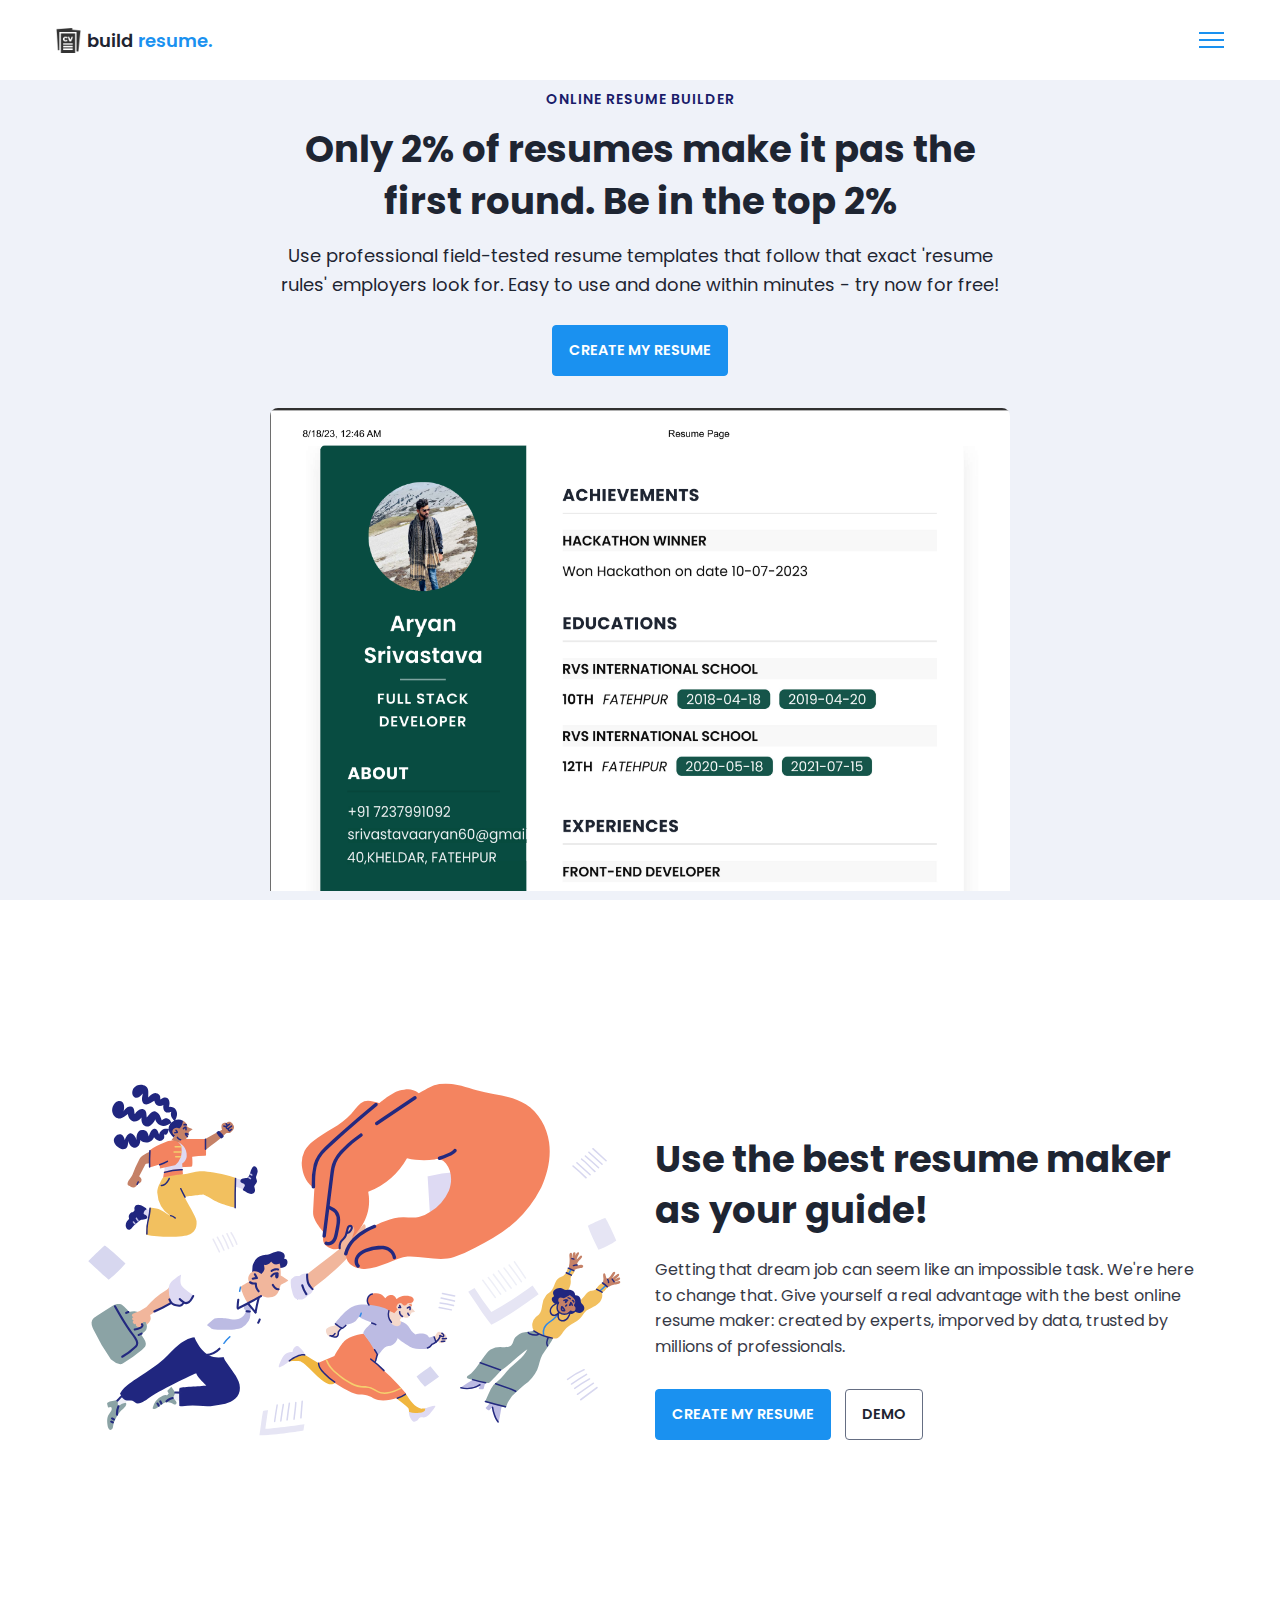
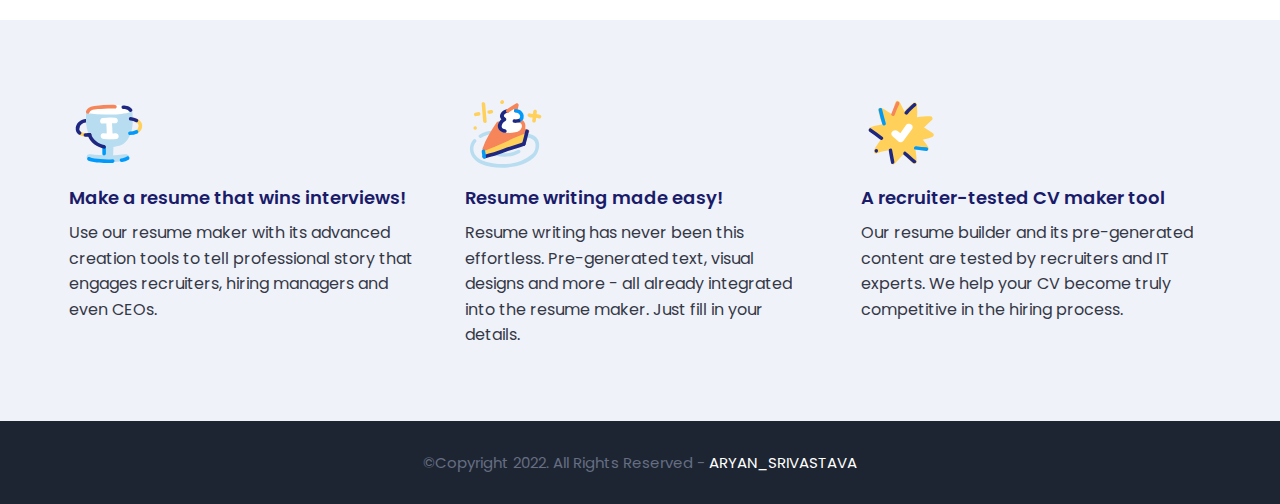
<file: index.html>
<!DOCTYPE html>
<html>
    <head>
        <meta charset="utf-8">
        <meta http-equiv="X-UA-Compatible" content="IE=edge">
        <title>Home Page</title>
        <meta name="description" content="">
        <meta name="viewport" content="width=device-width, initial-scale=1">
        <link rel="stylesheet" href="assets/css/main.css">
    </head>
    <body>

        <nav class = "navbar bg-white">
            <div class="container">
                <div class = "navbar-content">
                    <div class = "brand-and-toggler">
                        <a href = "index.html" class = "navbar-brand">
                            <img src = "assets/images/curriculum-vitae.png" alt = "" class = "navbar-brand-icon">
                            <span class = "navbar-brand-text">build <span>resume.</span>
                        </a>
                        <button type = "button" class = "navbar-toggler-btn">
                            <div class = "bars">
                                <div class = "bar"></div>
                                <div class = "bar"></div>
                                <div class = "bar"></div>
                            </div>
                        </button>
                    </div>
                </div>
            </div>
        </nav>

        <header class = "header bg-bright" id = "header">
            <div class = "container">
                <div class = "header-content text-center">
                    <h6 class = "text-uppercase text-blue-dark fs-14 fw-6 ls-1">online resume builder</h6>
                    <h1 class = "lg-title">Only 2% of resumes make it pas the first round. Be in the top 2%</h1>
                    <p class = "text-dark fs-18">Use professional field-tested resume templates that follow that exact 'resume rules' employers look for. Easy to use and done within minutes - try now for free!</p>
                    <a href = "resume.html" class = "btn btn-primary text-uppercase">create my resume</a>
                    <img src = "assets/images/Aryan_Srivastava.png">
                </div>
            </div>
        </header>

        <div class="section-one">
            <div class="container">
                <div class = "section-one-content">
                    <div class="section-one-l">
                        <img src = "assets/images/visual-0c7080adf17f1f207276f613447c924f667dab34b7ac415cd7ef653172defd0b.svg">
                    </div>
                    <div class = "section-one-r text-center">
                        <h2 class = "lg-title">Use the best resume maker as your guide!</h2>
                        <p class = "text">Getting that dream job can seem like an impossible task. We're here to change that. Give yourself a real advantage with the best online resume maker: created by experts, imporved by data, trusted by millions of professionals.</p>
                        <div class = "btn-group">
                            <a href = "resume.html" class = "btn btn-primary text-uppercase">create my resume</a>
                            <a href = "DEMO.html" class = "btn btn-secondary text-uppercase">DEMO</a>
                        </div>
                    </div>
                </div>
            </div>
        </div>

        <div class = "section-two bg-bright">
            <div class="container">
                <div class="section-two-content">
                    <div class = "section-items">
                        <div class = "section-item">
                            <div class = "section-item-icon">
                                <img src = "assets/images/feature-1-edf4481d69166ac81917d1e40e6597c8d61aa970ad44367ce78049bf830fbda5.svg" alt = "">
                            </div>
                            <h5 class = "section-item-title">Make a resume that wins interviews!</h5>
                            <p class = "text">Use our resume maker with its advanced creation tools to tell professional story that engages recruiters, hiring managers and even CEOs.</p>
                        </div>

                        <div class = "section-item">
                            <div class = "section-item-icon">
                                <img src = "assets/images/feature-2-a7a471bd973c02a55d1b3f8aff578cd3c9a4c5ac4fc74423d94ecc04aef3492b.svg" alt = "">
                            </div>
                            <h5 class = "section-item-title">Resume writing made easy!</h5>
                            <p class = "text">Resume writing has never been this effortless. Pre-generated text, visual designs and more - all already integrated into the resume maker. Just fill in your details.</p>
                        </div>

                        <div class = "section-item">
                            <div class = "section-item-icon">
                                <img src = "assets/images/feature-3-4e87a82f83e260488c36f8105e26f439fdc3ee5009372bb5e12d9421f32eabdd.svg" alt = "">
                            </div>
                            <h5 class = "section-item-title">A recruiter-tested CV maker tool</h5>
                            <p class = "text">Our resume builder and its pre-generated content are tested by recruiters and IT experts. We help your CV become truly competitive in the hiring process.</p>
                        </div>
                    </div>
                </div>
            </div>
        </div>

        <footer class = "footer bg-dark">
            <div class="container">
                <div class = "footer-content text-center">
                    <p class="fs-15">&copy;Copyright 2022. All Rights Reserved - <span>ARYAN_SRIVASTAVA</span></p>
                </div>
            </div>
        </footer>
        
    </body>
</html>
</file>
<file: assets/css/main.css>
@import url('https://fonts.googleapis.com/css2?family=Manrope:wght@200;300;400;500;600;700;800&family=Poppins:ital,wght@0,100;0,200;0,300;0,400;0,500;0,600;0,700;0,800;0,900;1,100;1,200;1,300;1,400;1,500;1,600;1,700;1,800;1,900&display=swap');

:root{
    --clr-blue: #1A91F0;
    --clr-blue-mid: #1170CD;
    --clr-blue-dark: #1A1C6A;
    --clr-white: #fff;
    --clr-bright: #EFF2F9;
    --clr-dark: #1e2532;
    --clr-black: #000;
    --clr-grey: #656e83;
    --clr-green: #084C41;
    --font-poppins: 'Poppins', sans-serif;
    --font-manrope: 'Manrope', sans-serif;;
    --transition: all 300ms ease-in-out;
}

*{
    padding: 0;
    margin: 0;
    box-sizing: border-box;
}

html{
    font-size: 10px;
}

body{
    font-size: 1.6rem;
    font-family: var(--font-poppins);
}

button{
    border: none;
    background-color: transparent;
    outline: 0;
    cursor: pointer;
    font-family: inherit;
}

img{
    width: 100%;
    display: block;
}

a{
    text-decoration: none;
}

/* fonts */
.font-poppins{font-family: var(--font-poppins);}
.font-manrope{font-family: var(--font-manrope);}

/* text colors */
.text-blue{color: var(--clr-blue);}
.text-blue-mid{color: var(--clr-blue-mid);}
.text-blue-dark{color: var(--clr-blue-dark);}
.text-bright{color: var(--clr-bright);}
.text-dark{color: var(--clr-dark);}
.text-grey{color: var(--clr-grey);}
.text-white{color: var(--clr-white);}

/* backgrounds */
.bg-blue{background-color: var(--clr-blue);}
.bg-blue-mid{background-color: var(--clr-blue-mid);}
.bg-blue-dark{background-color: var(--clr-blue-dark);}
.bg-bright{background-color: var(--clr-bright);}
.bg-dark{background-color: var(--clr-dark);}
.bg-grey{background-color: var(--clr-grey);}
.bg-white{background-color: var(--clr-white);}
.bg-black{background-color: var(--clr-black);}
.bg-green{background-color: var(--clr-green);}

.text-center{ text-align: center;}
.text-left{text-align: left;}
.text-right{text-align: right;}
.text-uppercase{text-transform: uppercase;}
.text-lowercase{text-transform: lowercase;}
.text-capitalize{text-transform: capitalize;}
.text{
    color: var(--clr-dark);
    opacity: 0.9;
    margin: 2rem 0;
    line-height: 1.6;
}

.fw-2{font-weight: 200;}
.fw-3{font-weight: 300;}
.fw-4{font-weight: 400;}
.fw-5{font-weight: 500;}
.fw-6{font-weight: 600;}
.fw-7{font-weight: 700;}
.fw-8{font-weight: 800;}

.fs-13{font-size: 13px;}
.fs-14{font-size: 14px;}
.fs-15{font-size: 15px;}
.fs-16{font-size: 16px;}
.fs-17{font-size: 17px;}
.fs-18{font-size: 18px;}
.fs-19{font-size: 19px;}
.fs-20{font-size: 20px;}
.fs-21{font-size: 21px;}
.fs-22{font-size: 22px;}
.fs-23{font-size: 23px;}
.fs-24{font-size: 24px;}
.fs-25{font-size: 25px;}

.ls-1{letter-spacing: 1px;}
.ls-2{letter-spacing: 2px;}

.container{
    max-width: 1200px;
    margin: 0 auto;
    padding: 0 1.6rem;
}

/* bars button */
.bars{
    display: flex;
    flex-direction: column;
    justify-content: space-between;
    height: 16.5px;
    width: 25px;
}
.bars .bar{
    width: 100%;
    height: 2px;
    background-color: var(--clr-blue);
    transition: var(--transition);
}

.bars:hover .bar{
    background-color: var(--clr-dark);
}

/* buttons */
.btn{
    font-size: 14.5px;
    font-weight: 600;
    padding: 1.4rem 1.6rem;
    border-radius: 4px;
    display: inline-block;
}

.btn-primary{
    background-color: var(--clr-blue);
    color: var(--clr-white);
    border: 1px solid var(--clr-blue);
    transition: var(--transition);
}

.btn-primary:hover{
    background-color: transparent;
    color: var(--clr-dark);
    border-color: var(--clr-grey);
}

.btn-secondary{
    background-color: transparent;
    color: var(--clr-dark);
    border: 1px solid var(--clr-grey);
    transition: var(--transition);
}

.btn-secondary:hover{
    background-color: var(--clr-blue);
    color: var(--clr-white);
    border-color: var(--clr-blue);
}

.btn-group button:first-child, .btn-group a:first-child{
    margin-right: 1rem!important;
}

/* navbar part */
.navbar{
    height: 80px;
    display: flex;
    align-items: center;
    box-shadow: rgba(0, 0, 0, 0.08) 0px 3px 8px;
}

.navbar .container{
    width: 100%;
}

.navbar-brand{
    display: flex;
    align-items: center;
    justify-content: flex-start;
    font-size: 1.8rem;
}
.navbar-brand-text{
    color: var(--clr-dark);
    font-weight: 600;
}
.navbar-brand-text span{
    color: var(--clr-blue);
}
.navbar-brand-icon{
    width: 25px;
    margin-right: 6px;
    opacity: 0.8;
}
.brand-and-toggler{
    display: flex;
    align-items: center;
    justify-content: space-between;
}
.header{
    min-height: calc(100vh - 80px);
    display: flex;
    flex-direction: column;
    align-items: center;
    justify-content: center;
}
.header-content{
    max-width: 740px;
    margin-right: auto;
    margin-left: auto;
}
.header-content img{
    max-width: 760px;
    border-top-right-radius: 8px;
    border-top-left-radius: 8px;
    margin-top: 3.2rem;
}
.lg-title{
    margin: 1.4rem 0;
    font-size: 37px;
    line-height: 1.4;
    color: var(--clr-dark);
}
.header-content p{
    margin-bottom: 2.6rem;
    line-height: 1.6;
}


/* section one */
.section-one{
    padding: 64px 0;
    min-height: 80vh;
    display: flex;
    align-items: center;
}
.section-one-l img{
    max-width: 545px;
    margin-right: auto;
    margin-left: auto;
}
.section-one-r{
    margin-top: 4rem;
}

.section-one .btn-group{
    margin-top: 2rem;
}
.section-one-r{
    max-width: 545px;
    margin-right: auto;
    margin-left: auto;
}
.section-one-r .btn-group{
    margin-top: 3rem;
}

/* section two */
.section-two{
    padding: 64px 0;
}
.section-two .section-items{
    display: grid;
    gap: 2rem;
}

.section-two .section-item{
    max-width: 350px;
    text-align: center;
    margin-right: auto;
    margin-left: auto;
}
.section-two .section-item-icon{
    margin: 1rem 0;
}
.section-two .section-item-icon img{
    width: 80px;
    margin-right: auto;
    margin-left: auto;
}
.section-two .section-item-title{
    color: var(--clr-blue-dark);
    font-size: 1.8rem;
    font-weight: 600;
}
.section-two .text{
    margin: 0.9rem 0;
}

/* footer */
.footer{
    padding: 3rem 0;
}
.footer-content p{
    color: var(--clr-grey);
}
.footer-content p span{
    color: var(--clr-white);
}

/* media queries */
@media screen and (min-width: 768px){
    .section-two .section-items{
        grid-template-columns: repeat(2, 1fr);
    }
}

@media screen and (min-width: 992px){
    .section-one-content{
        display: grid;
        grid-template-columns: repeat(2, 1fr);
        column-gap: 3rem;
    }
    .section-one-r{
        text-align: left;
    }
    .section-two .section-items{
        grid-template-columns: repeat(3, 1fr);
    }
    .section-two .section-item{
        text-align: left;
    }
    .section-two .section-item-icon img{
        margin-left: 0;
    }
}



/* resume page */
#about-sc{
    padding: 64px 0;
}

.cv-form-row-title{
    background-color: var(--clr-dark);
    padding: 0.8rem 1.6rem;
    margin-bottom: 2rem;
}

.cv-form-row-title h3{
    color: var(--clr-white);
    font-weight: 500;
    text-transform: uppercase;
    letter-spacing: 1.5px;
    font-size: 1.7rem;
}
.cv-form-blk{
    margin: 3rem 0;
}
.cv-form-row{
    padding: 3rem 2rem 0 2rem;
    border: 1px solid rgba(0, 0, 0, 0.08);
    margin-bottom: 1rem;
    position: relative;
}
textarea{
    resize: none;
}
.form-elem{
    margin-bottom: 3rem;
    position: relative;
}
.form-label{
    display: block;
    font-weight: 600;
    font-size: 14px;
    color: var(--clr-dark);
    margin-bottom: 0.5rem;
}
.form-control{
    border-radius: none;
    border: 1px solid rgba(0, 0, 0, 0.1);
    font-size: 14px;
    padding: 0.8rem 1.6rem;
    font-family: inherit;
    width: 100%;
    outline: 0;
    transition: var(--transition);
}

.form-control:focus{
    border-color: rgba(0, 0, 0, 0.3);
}
.form-text{
    color: #ca0b00;
    font-size: 12px;
    position: absolute;
    letter-spacing: 0.5px;
    top: calc(100% + 2px);
    left: 0;
    width: 100%;
}
.cols-3, .cols-2{
    display: grid;
}
.repeater-add-btn{
    width: 25px;
    height: 25px;
    background-color: var(--clr-blue-mid);
    font-size: 1.6rem;
    color: var(--clr-white);
    margin: 1rem 0;
}
.repeater-remove-btn{
    position: absolute;
    top: 10px;
    right: 10px;
    z-index: 999;
    width: 25px;
    height: 25px;
    border-radius: 50%;
    background-color: #ca0b00;
    color: var(--clr-white);
    font-size: 1.6rem;
}

/* preview section */
.preview-cnt{
    border-radius: 5px;
    display: grid;
    grid-template-columns: 32% auto;
    box-shadow: rgba(149, 157, 165, 0.2) 0px 8px 24px;
    overflow: hidden;
}

.preview-cnt-l{
    padding: 3rem 3rem 2rem 3rem;
}
.preview-cnt-r{
    padding: 3rem 3rem 3rem 4rem;
}
.preview-cnt-l .preview-blk:nth-child(1){
    text-align: center;
}
.preview-image{
    width: 120px;
    height: 120px;
    border-radius: 50%;
    overflow: hidden;
    margin-right: auto;
    margin-left: auto;
}
.preview-image img{
    width: 100%;
    height: 100%;
    object-fit: cover;
}
.preview-item-name{
    font-size: 2.4rem;
    font-weight: 600;
    margin: 1.8rem 0;
    position: relative;
}
.preview-item-name::after{
    position: absolute;
    content: "";
    bottom: -10px;
    width: 50px;
    height: 1.5px;
    background-color: rgba(255, 255, 255, 0.5);
    left: 50%;
    transform: translateX(-50%);
}
.preview-blk{
    padding: 1rem 0;
    margin-bottom: 1rem;
}
.preview-blk-title h3{
    text-transform: uppercase;
    letter-spacing: 0.5px;
    border-bottom: 0.5px solid rgba(0, 0, 0, 0.08);
    padding-bottom: 0.5rem;
}
.preview-blk-title{
    margin-bottom: 1rem;
}
.preview-blk-list .preview-item{
    font-size: 1.5rem;
    margin-bottom: 0.2rem;
    opacity: 0.95;
}
.preview-cnt-r .preview-blk-title{
    color: var(--clr-dark);
}
.preview-cnt-r .preview-blk-list .preview-item{
    margin-top: 1.8rem;
}

.achievements-items.preview-blk-list .preview-item span:first-child,
.educations-items.preview-blk-list .preview-item span:first-child,
.experiences-items.preview-blk-list .preview-item span:first-child{
    display: block;
    font-weight: 600;
    margin-bottom: 1rem;
    background-color: rgba(0, 0, 0, 0.03);
}

.educations-items.preview-blk-list .preview-item span:nth-child(2),
.experiences-items.preview-blk-list .preview-item span:nth-child(2){
    font-weight: 600;
    margin-right: 1rem;
}

.educations-items.preview-blk-list .preview-item span:nth-child(3),
.experiences-items.preview-blk-list .preview-item span:nth-child(3){
    font-style: italic;
    margin-right: 1rem;
}

.educations-items.preview-blk-list .preview-item span:nth-child(4),
.educations-items.preview-blk-list .preview-item span:nth-child(5),
.experiences-items.preview-blk-list .preview-item span:nth-child(4),
.experiences-items.preview-blk-list .preview-item span:nth-child(5){
    margin-right: 1rem;
    background-color: var(--clr-green);
    color: var(--clr-white);
    padding: 0 1rem;
    border-radius: 0.6rem;
}

.educations-items.preview-blk-list .preview-item span:nth-child(6),
.experiences-items.preview-blk-list .preview-item span:nth-child(6){
    font-size: 13.5px;
    display: block;
    opacity: 0.8;
    margin-top: 1rem;
}
.projects-items.preview-blk-list .preview-item span{
    display: block;
}

@media screen and (min-width: 768px){
    .cols-3{
        grid-template-columns: repeat(3, 1fr);
        column-gap: 2rem;
    }
    .cols-2{
        grid-template-columns: repeat(2, 1fr);
        column-gap: 2rem;
    }
}

@media screen and (min-width: 992px){
    .cv-form-row{
        padding: 3rem 3rem 0rem 3rem;
    }
    .cols-3{
        grid-template-columns: repeat(3, 1fr);
    }
}

.print-btn-sc{
    margin: 2rem 0 6rem 0;
}

/* print section */
@media print{
    body *{
        visibility: hidden;
    }

    .non_print_area{
        display: none;
    }

    .print_area, .print_area *{
        visibility: visible;
    }

    .print_area{
        width: 100%;
        position: absolute;
        left: 0;
        top: 0;
        overflow: hidden;
    }
}
</file>
